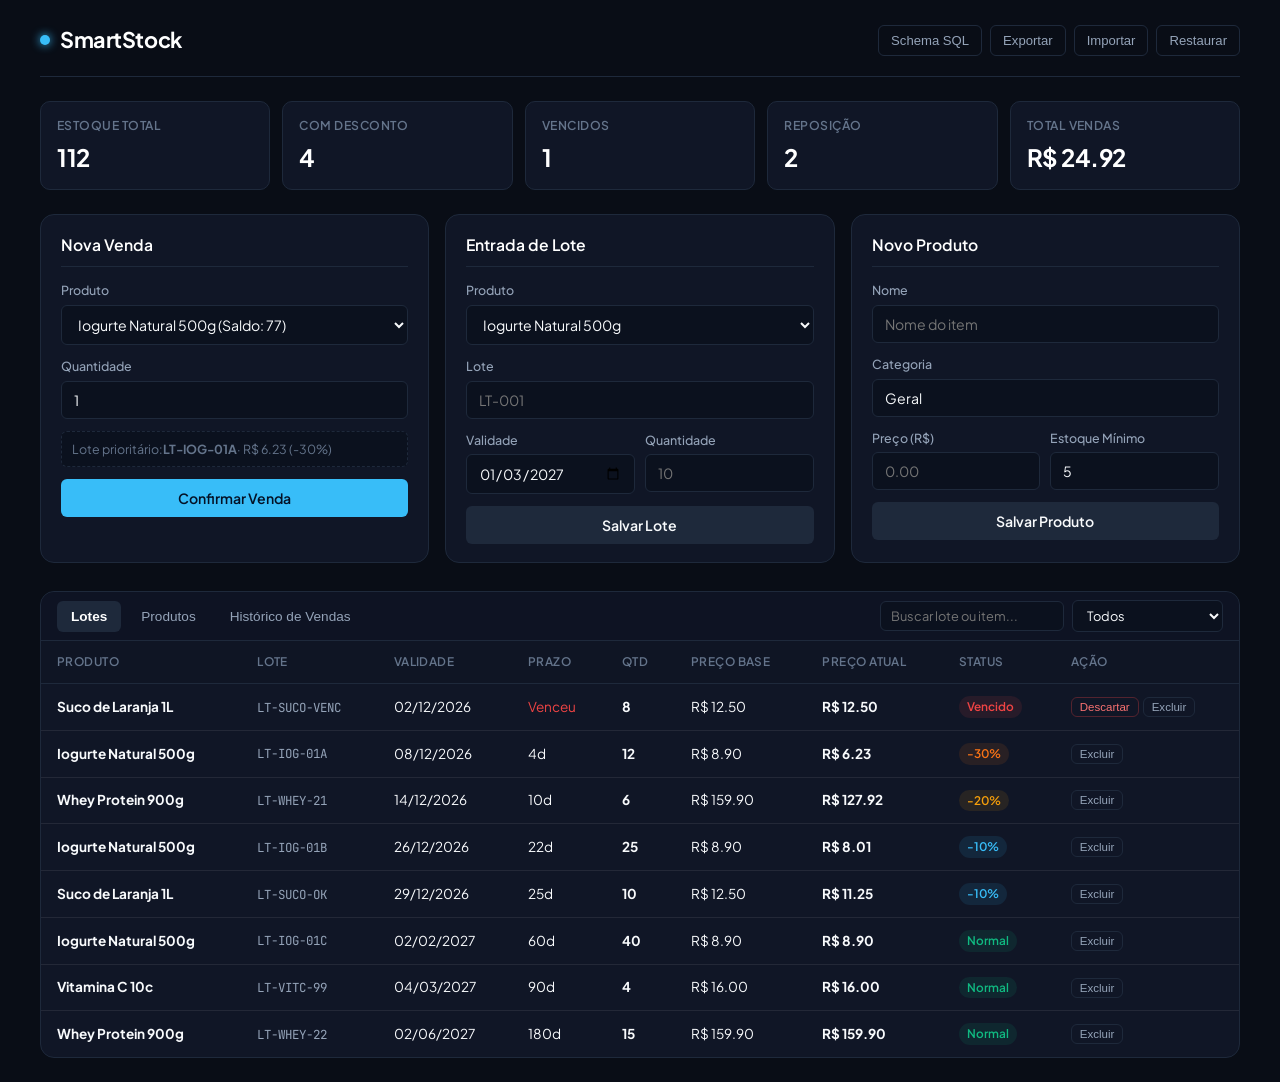
<file: index.html>
<!DOCTYPE html>
<html lang="pt-BR">
<head>
  <meta charset="UTF-8">
  <meta name="viewport" content="width=device-width, initial-scale=1.0">
  <title>SmartStock</title>
  <link rel="stylesheet" href="css/style.css">
</head>
<body>

  <!-- Notificações discretas -->
  <div id="toast-container"></div>
  <input type="file" id="input-import-file" accept=".json" style="display: none;">

  <div class="container">

    <!-- Cabeçalho Minimalista -->
    <header class="header">
      <div class="logo">
        <span class="logo-dot"></span>
        <span>SmartStock</span>
      </div>

      <div class="header-actions">
        <button class="btn-ghost" id="btn-ver-schema">Schema SQL</button>
        <button class="btn-ghost" id="btn-exportar-json">Exportar</button>
        <button class="btn-ghost" id="btn-importar-json">Importar</button>
        <button class="btn-ghost" id="btn-reset-seed">Restaurar</button>
      </div>
    </header>

    <!-- Indicadores Compactos -->
    <section class="kpi-row">
      <div class="kpi-item">
        <div class="kpi-label">Estoque Total</div>
        <div class="kpi-num" id="kpi-estoque-val">0</div>
      </div>
      <div class="kpi-item">
        <div class="kpi-label">Com Desconto</div>
        <div class="kpi-num" id="kpi-desconto-val">0</div>
      </div>
      <div class="kpi-item">
        <div class="kpi-label">Vencidos</div>
        <div class="kpi-num" id="kpi-vencidos-val">0</div>
      </div>
      <div class="kpi-item">
        <div class="kpi-label">Reposição</div>
        <div class="kpi-num" id="kpi-repor-val">0</div>
      </div>
      <div class="kpi-item">
        <div class="kpi-label">Total Vendas</div>
        <div class="kpi-num" id="kpi-vendas-val">R$ 0,00</div>
      </div>
    </section>

    <!-- Painéis de Operações -->
    <section class="forms-grid">

      <!-- Venda -->
      <div class="form-panel">
        <h2 class="form-panel-title">Nova Venda</h2>
        <form id="form-venda">
          <div class="field">
            <label for="venda-produto-id">Produto</label>
            <select id="venda-produto-id" required></select>
          </div>
          <div class="field">
            <label for="venda-quantidade">Quantidade</label>
            <input type="number" id="venda-quantidade" min="1" value="1" required>
          </div>
          <div class="preview-badge" id="fefo-preview">
            Selecione um produto
          </div>
          <button type="submit" class="btn-action btn-primary">Confirmar Venda</button>
        </form>
      </div>

      <!-- Entrada de Lote -->
      <div class="form-panel">
        <h2 class="form-panel-title">Entrada de Lote</h2>
        <form id="form-lote">
          <div class="field">
            <label for="lote-produto-id">Produto</label>
            <select id="lote-produto-id" required></select>
          </div>
          <div class="field">
            <label for="lote-numero">Lote</label>
            <input type="text" id="lote-numero" placeholder="LT-001" required>
          </div>
          <div class="field-row">
            <div class="field">
              <label for="lote-data-validade">Validade</label>
              <input type="date" id="lote-data-validade" required>
            </div>
            <div class="field">
              <label for="lote-quantidade">Quantidade</label>
              <input type="number" id="lote-quantidade" min="1" placeholder="10" required>
            </div>
          </div>
          <button type="submit" class="btn-action btn-secondary">Salvar Lote</button>
        </form>
      </div>

      <!-- Cadastro de Produto -->
      <div class="form-panel">
        <h2 class="form-panel-title">Novo Produto</h2>
        <form id="form-produto">
          <div class="field">
            <label for="produto-nome">Nome</label>
            <input type="text" id="produto-nome" placeholder="Nome do item" required>
          </div>
          <div class="field">
            <label for="produto-categoria">Categoria</label>
            <input type="text" id="produto-categoria" placeholder="Geral" value="Geral">
          </div>
          <div class="field-row">
            <div class="field">
              <label for="produto-preco">Preço (R$)</label>
              <input type="number" step="0.01" min="0.10" id="produto-preco" placeholder="0.00" required>
            </div>
            <div class="field">
              <label for="produto-minimo">Estoque Mínimo</label>
              <input type="number" min="1" id="produto-minimo" value="5" required>
            </div>
          </div>
          <button type="submit" class="btn-action btn-secondary">Salvar Produto</button>
        </form>
      </div>

    </section>

    <!-- Visualização de Dados em Abas -->
    <section class="tabs-container">
      <div class="tabs-bar">
        <div class="tabs-nav">
          <button class="tab-btn active" data-tab="tab-lotes" id="btn-tab-lotes">Lotes</button>
          <button class="tab-btn" data-tab="tab-produtos" id="btn-tab-produtos">Produtos</button>
          <button class="tab-btn" data-tab="tab-vendas" id="btn-tab-vendas">Histórico de Vendas</button>
        </div>

        <div class="tab-search-box" id="lotes-filter-bar">
          <input type="text" id="busca-lote" class="tab-search-input" placeholder="Buscar lote ou item...">
          <select id="filtro-lote-status" class="tab-select">
            <option value="todos">Todos</option>
            <option value="promocao">Com Desconto</option>
            <option value="normal">No Prazo</option>
            <option value="vencidos">Vencidos</option>
            <option value="ativos">Com Saldo</option>
          </select>
        </div>
      </div>

      <!-- Aba 1: Lotes -->
      <div class="tab-content active" id="tab-lotes">
        <table>
          <thead>
            <tr>
              <th>Produto</th>
              <th>Lote</th>
              <th>Validade</th>
              <th>Prazo</th>
              <th>Qtd</th>
              <th>Preço Base</th>
              <th>Preço Atual</th>
              <th>Status</th>
              <th>Ação</th>
            </tr>
          </thead>
          <tbody id="tabela-lotes-body"></tbody>
        </table>
      </div>

      <!-- Aba 2: Produtos -->
      <div class="tab-content" id="tab-produtos">
        <table>
          <thead>
            <tr>
              <th>Produto</th>
              <th>Categoria</th>
              <th>Preço</th>
              <th>Mínimo</th>
              <th>Estoque Atual</th>
              <th>Situação</th>
              <th>Ação</th>
            </tr>
          </thead>
          <tbody id="tabela-produtos-body"></tbody>
        </table>
      </div>

      <!-- Aba 3: Vendas -->
      <div class="tab-content" id="tab-vendas">
        <table>
          <thead>
            <tr>
              <th>Data</th>
              <th>Produto</th>
              <th>Lote</th>
              <th>Qtd</th>
              <th>Desconto</th>
              <th>Total</th>
            </tr>
          </thead>
          <tbody id="tabela-vendas-body"></tbody>
        </table>
      </div>
    </section>

  </div>

  <!-- Modal Schema SQL -->
  <div class="modal-overlay" id="modal-schema">
    <div class="modal-content">
      <div class="modal-header">
        <h3 class="modal-title">Schema Relacional (SQL)</h3>
        <button class="modal-close" id="modal-close-btn">&times;</button>
      </div>
      <div class="modal-body">
        <div class="code-block" id="sql-code-element">-- TABELA DE PRODUTOS
CREATE TABLE IF NOT EXISTS produtos (
    id INTEGER PRIMARY KEY AUTOINCREMENT,
    codigo_sku VARCHAR(50) UNIQUE,
    nome TEXT NOT NULL,
    categoria TEXT DEFAULT 'Geral',
    preco REAL NOT NULL,
    estoque_minimo INTEGER NOT NULL DEFAULT 5
);

-- TABELA DE LOTES
CREATE TABLE IF NOT EXISTS lotes (
    id INTEGER PRIMARY KEY AUTOINCREMENT,
    produto_id INTEGER NOT NULL,
    numero_lote TEXT NOT NULL,
    data_validade DATE NOT NULL,
    quantidade INTEGER NOT NULL CHECK (quantidade >= 0),
    status VARCHAR(20) DEFAULT 'ATIVO',
    FOREIGN KEY (produto_id) REFERENCES produtos (id)
);

-- TABELA DE VENDAS
CREATE TABLE IF NOT EXISTS vendas (
    id INTEGER PRIMARY KEY AUTOINCREMENT,
    produto_id INTEGER NOT NULL,
    lote_id INTEGER NOT NULL,
    quantidade INTEGER NOT NULL,
    valor_pago REAL NOT NULL,
    desconto_aplicado REAL NOT NULL,
    data_venda DATETIME DEFAULT CURRENT_TIMESTAMP,
    FOREIGN KEY (produto_id) REFERENCES produtos (id),
    FOREIGN KEY (lote_id) REFERENCES lotes (id)
);</div>
      </div>
      <div class="modal-footer">
        <button class="btn-ghost" id="btn-copiar-sql">Copiar SQL</button>
      </div>
    </div>
  </div>

  <script src="js/app.js"></script>
</body>
</html>
</file>
<file: css/style.css>
/* ====================================================================
   SMARTSTOCK - FOLHA DE ESTILOS MINIMALISTA & MODERNA
   Interface limpa, profissional, sem excesso visual
   ==================================================================== */

@import url('https://fonts.googleapis.com/css2?family=Plus+Jakarta+Sans:wght@400;500;600;700&family=JetBrains+Mono:wght@400;500&display=swap');

:root {
  --font-sans: 'Plus Jakarta Sans', -apple-system, BlinkMacSystemFont, sans-serif;
  --font-mono: 'JetBrains Mono', monospace;

  /* Cores Minimalistas */
  --bg-app: #090d16;
  --bg-surface: #101626;
  --bg-surface-hover: #162035;
  --bg-input: #0b111e;
  --border: #1e293b;
  --border-light: rgba(255, 255, 255, 0.08);

  --text-primary: #f8fafc;
  --text-secondary: #94a3b8;
  --text-muted: #64748b;

  --accent: #38bdf8;
  --accent-hover: #0284c7;

  /* Status Discretos */
  --status-normal: #10b981;
  --status-normal-bg: rgba(16, 185, 129, 0.1);
  --status-promo: #38bdf8;
  --status-promo-bg: rgba(56, 189, 248, 0.1);
  --status-warn: #f59e0b;
  --status-warn-bg: rgba(245, 158, 11, 0.1);
  --status-crit: #f97316;
  --status-crit-bg: rgba(249, 115, 22, 0.1);
  --status-danger: #ef4444;
  --status-danger-bg: rgba(239, 68, 68, 0.1);

  --radius-sm: 6px;
  --radius-md: 10px;
  --radius-lg: 14px;
  --radius-pill: 9999px;
  --transition: all 0.15s ease;
}

*, *::before, *::after {
  box-sizing: border-box;
  margin: 0;
  padding: 0;
}

body {
  font-family: var(--font-sans);
  background-color: var(--bg-app);
  color: var(--text-primary);
  line-height: 1.5;
  min-height: 100vh;
  padding: 24px 20px;
  -webkit-font-smoothing: antialiased;
}

.container {
  max-width: 1200px;
  margin: 0 auto;
}

/* ====================================================================
   HEADER MINIMALISTA
   ==================================================================== */
.header {
  display: flex;
  justify-content: space-between;
  align-items: center;
  padding-bottom: 20px;
  margin-bottom: 24px;
  border-bottom: 1px solid var(--border);
  flex-wrap: wrap;
  gap: 16px;
}

.logo {
  display: flex;
  align-items: center;
  gap: 10px;
  font-size: 1.35rem;
  font-weight: 700;
  letter-spacing: -0.02em;
  color: #ffffff;
}

.logo-dot {
  width: 10px;
  height: 10px;
  border-radius: 50%;
  background: var(--accent);
  box-shadow: 0 0 10px var(--accent);
}

.header-actions {
  display: flex;
  align-items: center;
  gap: 8px;
}

.btn-ghost {
  background: transparent;
  border: 1px solid var(--border);
  color: var(--text-secondary);
  padding: 7px 12px;
  border-radius: var(--radius-sm);
  font-size: 0.82rem;
  font-weight: 500;
  cursor: pointer;
  display: inline-flex;
  align-items: center;
  gap: 6px;
  transition: var(--transition);
}

.btn-ghost:hover {
  background: var(--bg-surface);
  color: #ffffff;
  border-color: var(--text-muted);
}

/* ====================================================================
   KPI STRIP (MÉTRICAS COMPACTAS)
   ==================================================================== */
.kpi-row {
  display: grid;
  grid-template-columns: repeat(auto-fit, minmax(180px, 1fr));
  gap: 12px;
  margin-bottom: 24px;
}

.kpi-item {
  background: var(--bg-surface);
  border: 1px solid var(--border);
  border-radius: var(--radius-md);
  padding: 14px 16px;
}

.kpi-label {
  font-size: 0.76rem;
  color: var(--text-muted);
  font-weight: 600;
  text-transform: uppercase;
  letter-spacing: 0.04em;
  margin-bottom: 4px;
}

.kpi-num {
  font-size: 1.5rem;
  font-weight: 700;
  color: #ffffff;
  letter-spacing: -0.02em;
}

/* ====================================================================
   OPERATIONS GRID (FORMULÁRIOS COMPACTOS)
   ==================================================================== */
.forms-grid {
  display: grid;
  grid-template-columns: repeat(auto-fit, minmax(320px, 1fr));
  gap: 16px;
  margin-bottom: 28px;
}

.form-panel {
  background: var(--bg-surface);
  border: 1px solid var(--border);
  border-radius: var(--radius-lg);
  padding: 18px 20px;
  display: flex;
  flex-direction: column;
}

.form-panel-title {
  font-size: 0.98rem;
  font-weight: 600;
  color: #ffffff;
  margin-bottom: 14px;
  padding-bottom: 10px;
  border-bottom: 1px solid var(--border);
}

.field {
  margin-bottom: 12px;
}

label {
  display: block;
  font-size: 0.78rem;
  color: var(--text-secondary);
  font-weight: 500;
  margin-bottom: 5px;
}

input, select {
  width: 100%;
  padding: 9px 12px;
  border-radius: var(--radius-sm);
  background: var(--bg-input);
  border: 1px solid var(--border);
  color: var(--text-primary);
  font-family: var(--font-sans);
  font-size: 0.88rem;
  transition: var(--transition);
}

input:focus, select:focus {
  outline: none;
  border-color: var(--accent);
}

select option {
  background: #0b111e;
  color: #f8fafc;
}

.field-row {
  display: grid;
  grid-template-columns: 1fr 1fr;
  gap: 10px;
}

.preview-badge {
  background: var(--bg-input);
  border: 1px dashed var(--border);
  border-radius: var(--radius-sm);
  padding: 8px 10px;
  font-size: 0.78rem;
  color: var(--text-muted);
  margin-bottom: 12px;
  min-height: 36px;
  display: flex;
  align-items: center;
}

.btn-action {
  width: 100%;
  padding: 10px;
  border: none;
  border-radius: var(--radius-sm);
  font-family: var(--font-sans);
  font-size: 0.88rem;
  font-weight: 600;
  cursor: pointer;
  transition: var(--transition);
  margin-top: auto;
}

.btn-primary {
  background: var(--accent);
  color: #041226;
}

.btn-primary:hover {
  background: #7dd3fc;
}

.btn-secondary {
  background: #1e293b;
  color: #f8fafc;
}

.btn-secondary:hover {
  background: #334155;
}

/* ====================================================================
   ABAS & TABELAS MINIMALISTAS
   ==================================================================== */
.tabs-container {
  background: var(--bg-surface);
  border: 1px solid var(--border);
  border-radius: var(--radius-lg);
  overflow: hidden;
}

.tabs-bar {
  display: flex;
  justify-content: space-between;
  align-items: center;
  padding: 8px 16px;
  border-bottom: 1px solid var(--border);
  background: rgba(11, 17, 30, 0.4);
  flex-wrap: wrap;
  gap: 12px;
}

.tabs-nav {
  display: flex;
  gap: 6px;
}

.tab-btn {
  background: transparent;
  border: none;
  color: var(--text-secondary);
  padding: 8px 14px;
  border-radius: var(--radius-sm);
  font-size: 0.85rem;
  font-weight: 500;
  cursor: pointer;
  transition: var(--transition);
}

.tab-btn:hover {
  color: #ffffff;
  background: var(--bg-surface-hover);
}

.tab-btn.active {
  color: #ffffff;
  background: var(--border);
  font-weight: 600;
}

.tab-search-box {
  display: flex;
  align-items: center;
  gap: 8px;
}

.tab-search-input {
  width: 200px;
  padding: 6px 10px;
  font-size: 0.8rem;
}

.tab-select {
  padding: 6px 10px;
  font-size: 0.8rem;
}

.tab-content {
  display: none;
  overflow-x: auto;
}

.tab-content.active {
  display: block;
}

table {
  width: 100%;
  border-collapse: collapse;
  font-size: 0.85rem;
  text-align: left;
}

th {
  padding: 12px 16px;
  color: var(--text-muted);
  font-size: 0.74rem;
  font-weight: 600;
  text-transform: uppercase;
  letter-spacing: 0.04em;
  border-bottom: 1px solid var(--border);
  background: rgba(11, 17, 30, 0.2);
}

td {
  padding: 12px 16px;
  border-bottom: 1px solid var(--border-light);
  vertical-align: middle;
}

tr:last-child td {
  border-bottom: none;
}

tr:hover td {
  background: rgba(255, 255, 255, 0.02);
}

/* Badges minimalistas */
.badge {
  display: inline-block;
  padding: 2px 8px;
  border-radius: var(--radius-pill);
  font-size: 0.74rem;
  font-weight: 600;
}

.badge-normal { background: var(--status-normal-bg); color: var(--status-normal); }
.badge-promocao { background: var(--status-promo-bg); color: var(--status-promo); }
.badge-atencao { background: var(--status-warn-bg); color: var(--status-warn); }
.badge-critico { background: var(--status-crit-bg); color: var(--status-crit); }
.badge-vencido { background: var(--status-danger-bg); color: var(--status-danger); }

.code-tag {
  font-family: var(--font-mono);
  font-size: 0.78rem;
  color: var(--text-secondary);
}

.btn-xs {
  background: transparent;
  border: 1px solid var(--border);
  color: var(--text-secondary);
  padding: 3px 8px;
  border-radius: var(--radius-sm);
  font-size: 0.72rem;
  cursor: pointer;
  transition: var(--transition);
}

.btn-xs:hover {
  background: rgba(255, 255, 255, 0.08);
  color: #ffffff;
}

.btn-xs-danger {
  color: #f87171;
  border-color: rgba(239, 68, 68, 0.3);
}

.btn-xs-danger:hover {
  background: rgba(239, 68, 68, 0.2);
  color: #ffffff;
}

.empty-cell {
  text-align: center;
  padding: 32px 16px;
  color: var(--text-muted);
}

/* ====================================================================
   TOASTS DISCRETOS
   ==================================================================== */
#toast-container {
  position: fixed;
  bottom: 20px;
  right: 20px;
  z-index: 9999;
  display: flex;
  flex-direction: column;
  gap: 8px;
  max-width: 360px;
}

.toast {
  background: #1e293b;
  border: 1px solid var(--border);
  color: #f8fafc;
  padding: 10px 14px;
  border-radius: var(--radius-md);
  font-size: 0.82rem;
  box-shadow: 0 4px 12px rgba(0, 0, 0, 0.4);
  animation: fadeIn 0.2s ease;
  transition: var(--transition);
}

.toast-sucesso { border-left: 3px solid var(--status-normal); }
.toast-erro { border-left: 3px solid var(--status-danger); }
.toast-info { border-left: 3px solid var(--accent); }

@keyframes fadeIn {
  from { opacity: 0; transform: translateY(6px); }
  to { opacity: 1; transform: translateY(0); }
}

/* ====================================================================
   MODAL SCHEMA SQL
   ==================================================================== */
.modal-overlay {
  position: fixed;
  inset: 0;
  background: rgba(0, 0, 0, 0.7);
  backdrop-filter: blur(4px);
  display: flex;
  align-items: center;
  justify-content: center;
  padding: 20px;
  z-index: 9000;
  opacity: 0;
  visibility: hidden;
  transition: var(--transition);
}

.modal-overlay.active {
  opacity: 1;
  visibility: visible;
}

.modal-content {
  background: var(--bg-surface);
  border: 1px solid var(--border);
  border-radius: var(--radius-lg);
  max-width: 680px;
  width: 100%;
  max-height: 85vh;
  display: flex;
  flex-direction: column;
}

.modal-header {
  padding: 14px 18px;
  border-bottom: 1px solid var(--border);
  display: flex;
  justify-content: space-between;
  align-items: center;
}

.modal-title {
  font-size: 0.98rem;
  font-weight: 600;
  color: #ffffff;
}

.modal-close {
  background: transparent;
  border: none;
  color: var(--text-muted);
  font-size: 1.3rem;
  cursor: pointer;
  padding: 2px 6px;
}

.modal-body {
  padding: 16px 18px;
  overflow-y: auto;
}

.code-block {
  background: #080d17;
  border: 1px solid var(--border);
  border-radius: var(--radius-sm);
  padding: 12px 14px;
  font-family: var(--font-mono);
  font-size: 0.78rem;
  line-height: 1.5;
  color: #38bdf8;
  overflow-x: auto;
  white-space: pre;
}

.modal-footer {
  padding: 12px 18px;
  border-top: 1px solid var(--border);
  display: flex;
  justify-content: flex-end;
}

/* Responsividade */
@media (max-width: 768px) {
  body {
    padding: 16px 12px;
  }
  .forms-grid {
    grid-template-columns: 1fr;
  }
  .kpi-row {
    grid-template-columns: 1fr 1fr;
  }
  .tabs-bar {
    flex-direction: column;
    align-items: flex-start;
  }
  .tab-search-box {
    width: 100%;
  }
  .tab-search-input {
    width: 100%;
  }
}
</file>
